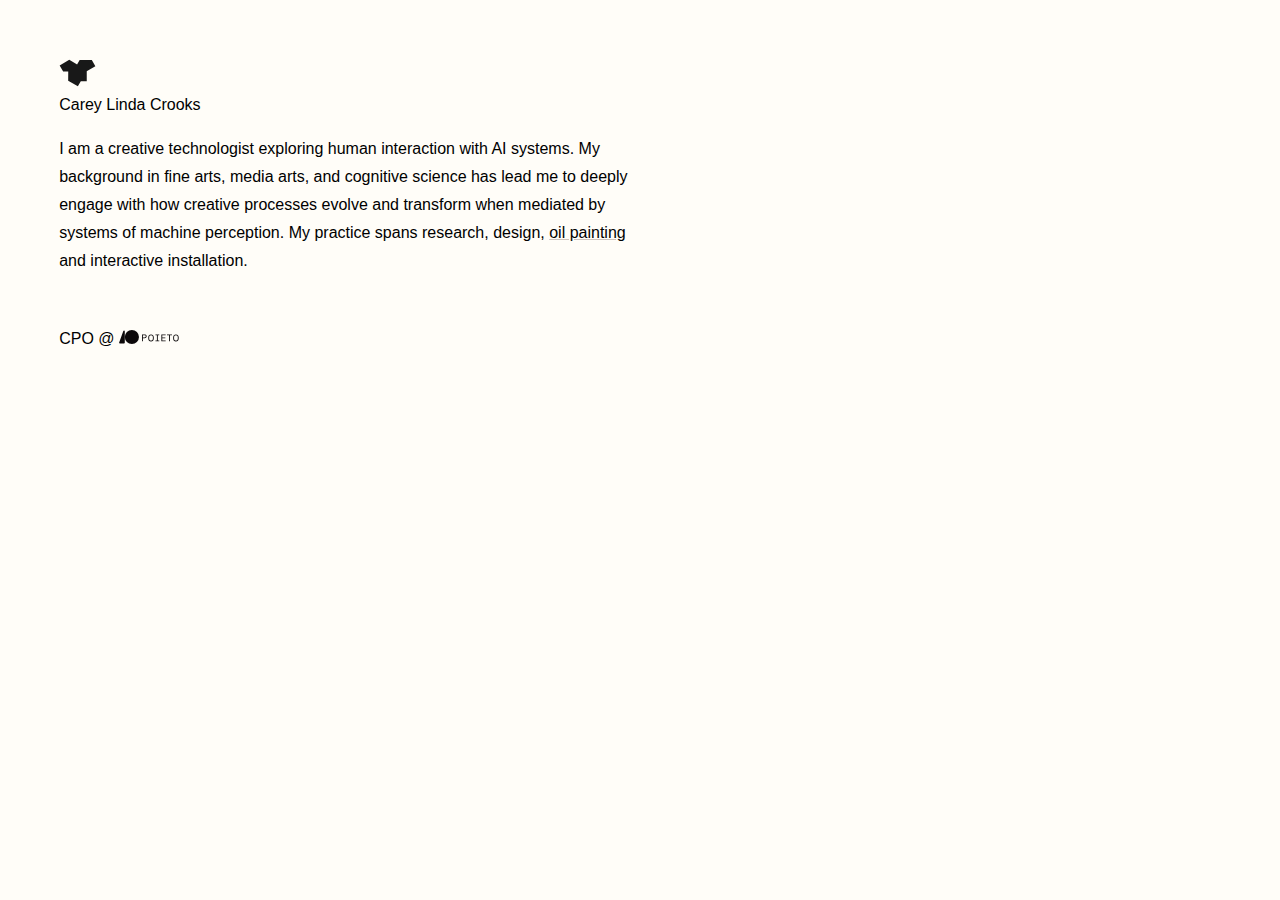
<file: index.html>
<!doctype html>
<html lang="en"></html>
<html>
<head>
	<meta charset="UTF-8">
    <meta name="viewport" content="width=device-width, initial-scale=1.0">
<link rel="stylesheet" href="style.css">
<title>clcrooks</title>
</head>

<style>

a.one:link {text-decoration:underline; text-decoration-color: #cdc3bd;}
a.one:hover { background-color: #eee6e1;}

</style>

<body>

	
		<a href="index.html"><img src="images/einstein.svg"></a>
			
	<h1>Carey Linda Crooks</h1>

	<div class= "bio">
	
	<p> I am a creative technologist exploring human interaction with AI systems. My background in fine arts, media arts, and cognitive science has lead me to deeply engage with how creative processes evolve and transform when mediated by systems of machine perception. My practice spans research, design, <a class ="one" href="art.html">oil painting</a> and interactive installation. 
		<br> </p>
		
		<br>
	
		<h2>CPO @  <a href="https://poieto.com"> <img src="images/poietoLogo.svg" width="60" ></a> </h2>
 


	</div>
</file>
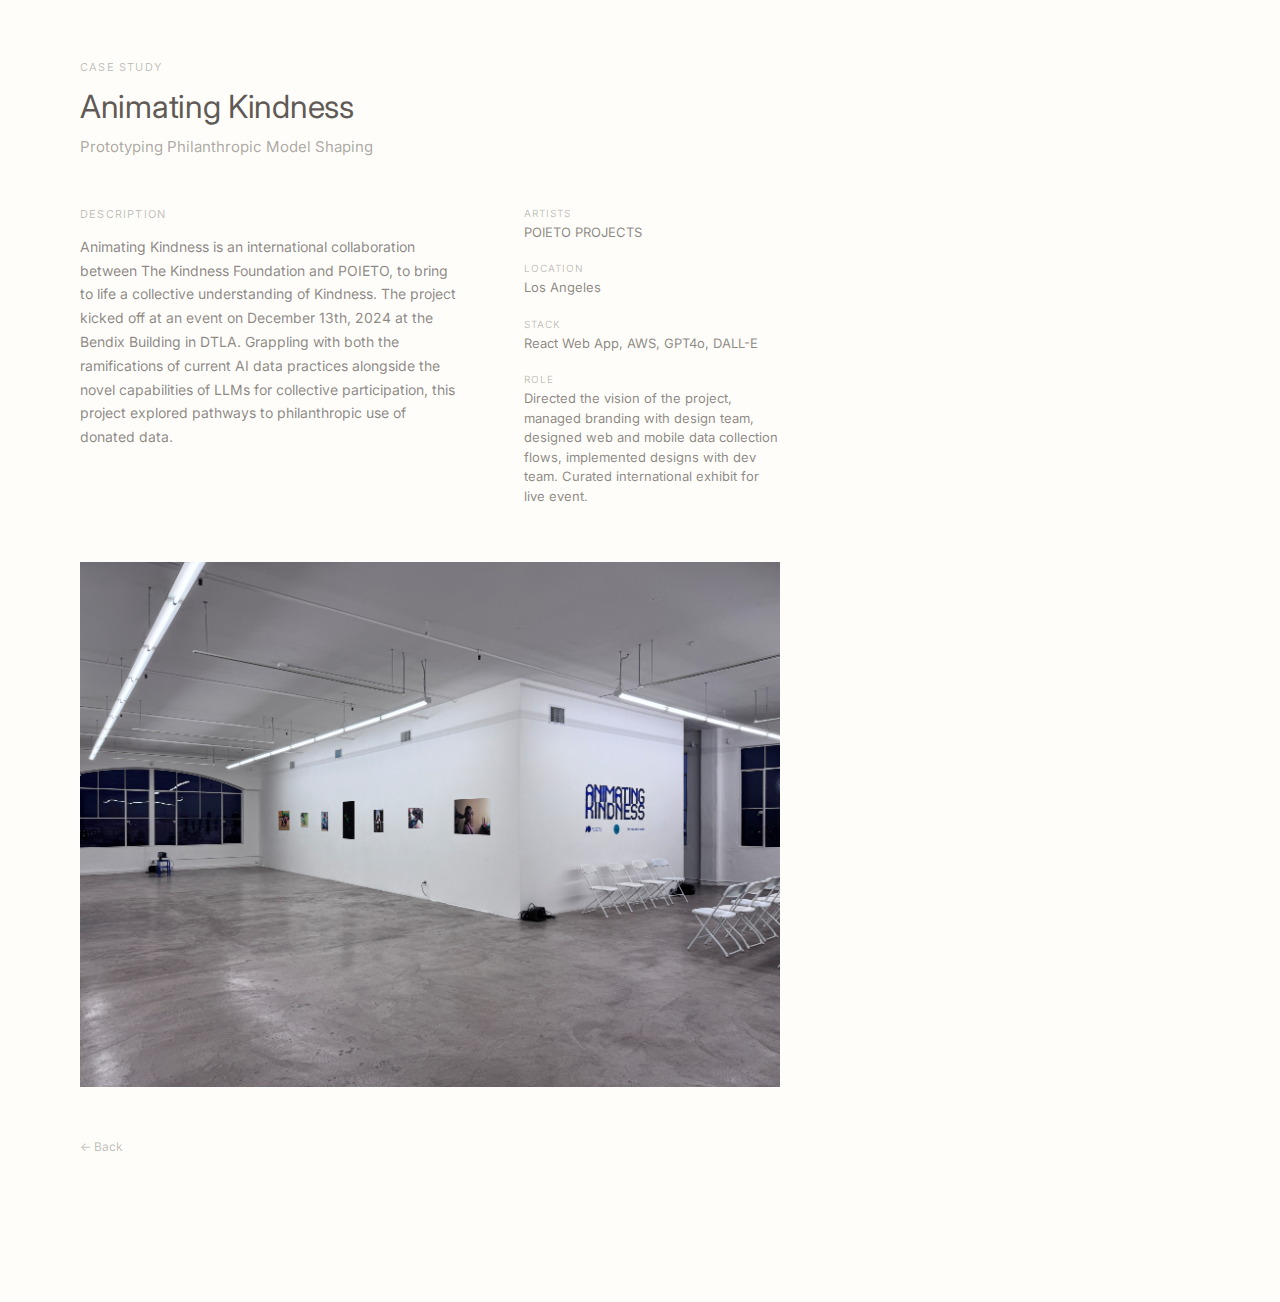
<file: animatingkindness.html>
<!doctype html>
<html lang="en">
<head>
	<meta charset="UTF-8">
	<meta name="viewport" content="width=device-width, initial-scale=1.0">
	<link rel="icon" type="image/x-icon" href="images/favicon.ico">
	<link rel="preconnect" href="https://fonts.googleapis.com">
	<link rel="preconnect" href="https://fonts.gstatic.com" crossorigin>
	<link href="https://fonts.googleapis.com/css2?family=Inter:wght@400;600&display=swap" rel="stylesheet">
	<link rel="stylesheet" href="style-project.css">
	<title>Animating Kindness — Carey Linda Crooks</title>
</head>
<body>


	<p class="case-label">Case Study</p>
	<h1 class="project-title">Animating Kindness</h1>
	<p class="project-subtitle">Prototyping Philanthropic Model Shaping</p>

	<div class="project-intro">
		<div>
			<p class="case-label">Description</p>
			<p class="project-description">Animating Kindness is an international collaboration between The Kindness Foundation and POIETO, to bring to life a collective understanding of Kindness. The project kicked off at an event on December 13th, 2024 at the Bendix Building in DTLA.  Grappling with both the ramifications of current AI data practices alongside the novel capabilities of LLMs for collective participation, this project explored pathways to philanthropic use of donated data. </p>
		</div>

		<dl class="project-meta">
			<div class="meta-field">
				<dt>Artists</dt>
				<dd>POIETO PROJECTS</dd>
			</div>
			<div class="meta-field">
				<dt>Location</dt>
				<dd>Los Angeles</dd>
			</div>
			<div class="meta-field">
				<dt>Stack</dt>
				<dd>React Web App, AWS, GPT4o, DALL-E</dd>
			</div>
			<div class="meta-field">
				<dt>Role</dt>
				<dd>Directed the vision of the project, managed branding with design team, designed web and mobile data collection flows, implemented designs with dev team. Curated international exhibit for live event.</dd>
			</div>
		</dl>
	</div>

	<div class="project-full-image">
		<img src="images/animatingkindness.JPG" alt="Animating Kindness exhibition space">
	</div>

	<a href="design.html" class="back-link">&larr; Back</a>

</body>
</html>
</file>
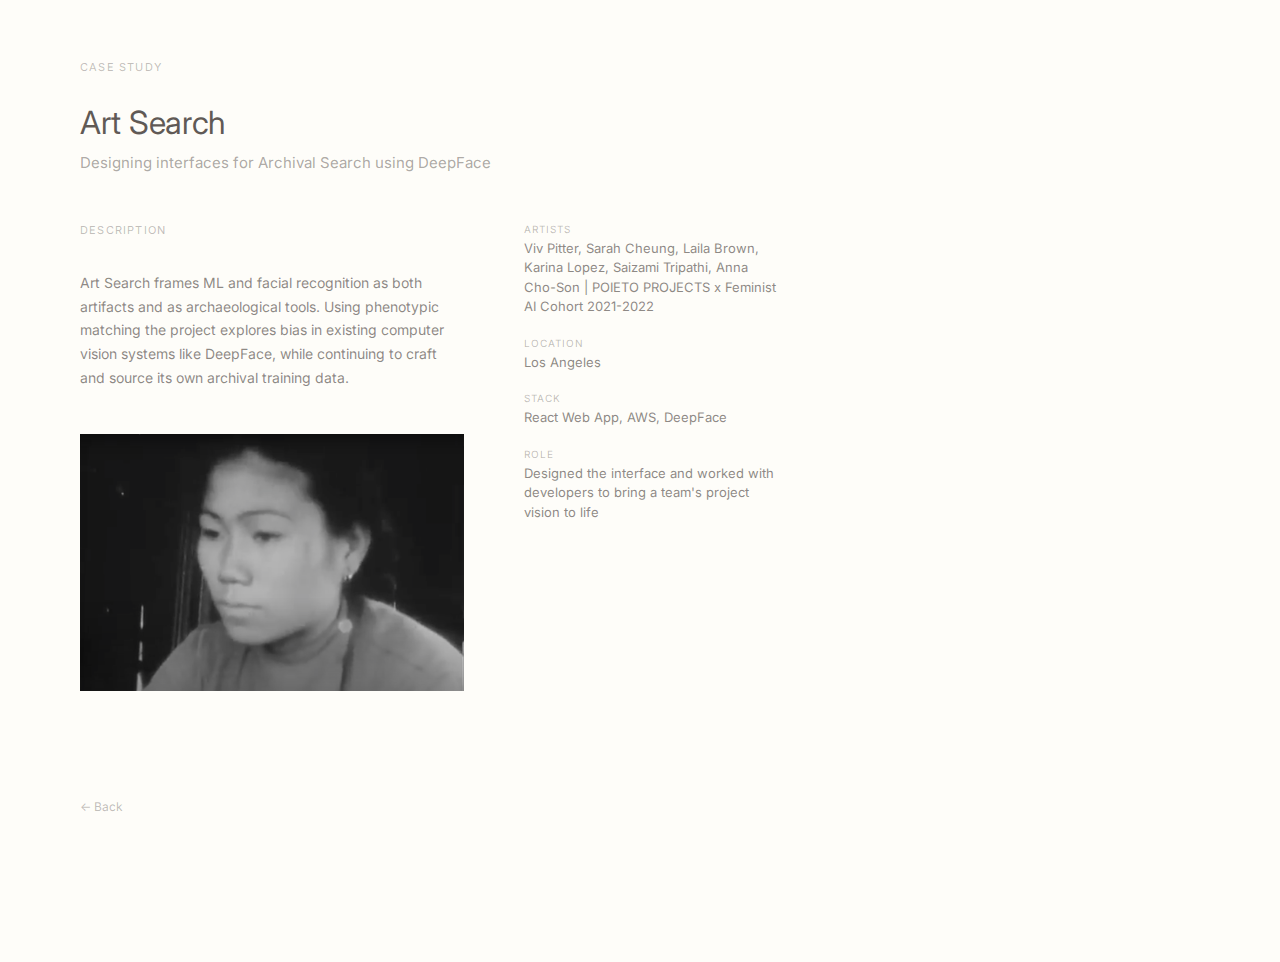
<file: artsearch.html>
<!doctype html>
<html lang="en">
<head>
	<meta charset="UTF-8">
	<meta name="viewport" content="width=device-width, initial-scale=1.0">
	<link rel="icon" type="image/x-icon" href="images/favicon.ico">
	<link rel="preconnect" href="https://fonts.googleapis.com">
	<link rel="preconnect" href="https://fonts.gstatic.com" crossorigin>
	<link href="https://fonts.googleapis.com/css2?family=Inter:wght@400;600&display=swap" rel="stylesheet">
	<link rel="stylesheet" href="style-project.css">
	<title>Art Search — Carey Linda Crooks</title>
</head>
<body>

	<div class="project-header">
		<p class="case-label">Case Study</p>
	</div>

	<h1 class="project-title">Art Search</h1>
	<p class="project-subtitle">Designing interfaces for Archival Search using DeepFace</p>

	<div class="project-intro">
		<div class="project-intro-description">
			<p class="case-label">Description</p>
			<p class="project-description">Art Search frames ML and facial recognition as both artifacts and as archaeological tools. Using phenotypic matching the project explores bias in existing computer vision systems like DeepFace, while continuing to craft and source its own archival training data.</p>

			<div class="project-hero" style="margin-top: 24px;">
				<img src="images/artsearchcover.png" alt="Art Search portrait">
			</div>
		</div>

		<dl class="project-meta">
			<div class="meta-field">
				<dt>Artists</dt>
				<dd>Viv Pitter, Sarah Cheung, Laila Brown, Karina Lopez, Saizami Tripathi, Anna Cho-Son | POIETO PROJECTS x Feminist AI Cohort 2021-2022</dd>
			</div>
			<div class="meta-field">
				<dt>Location</dt>
				<dd>Los Angeles</dd>
			</div>
			<div class="meta-field">
				<dt>Stack</dt>
				<dd>React Web App, AWS, DeepFace</dd>
			</div>
			<div class="meta-field">
				<dt>Role</dt>
				<dd>Designed the interface and worked with developers to bring a team's project vision to life</dd>
			</div>
		</dl>
	</div>

	<a href="design.html" class="back-link">&larr; Back</a>

</body>
</html>
</file>
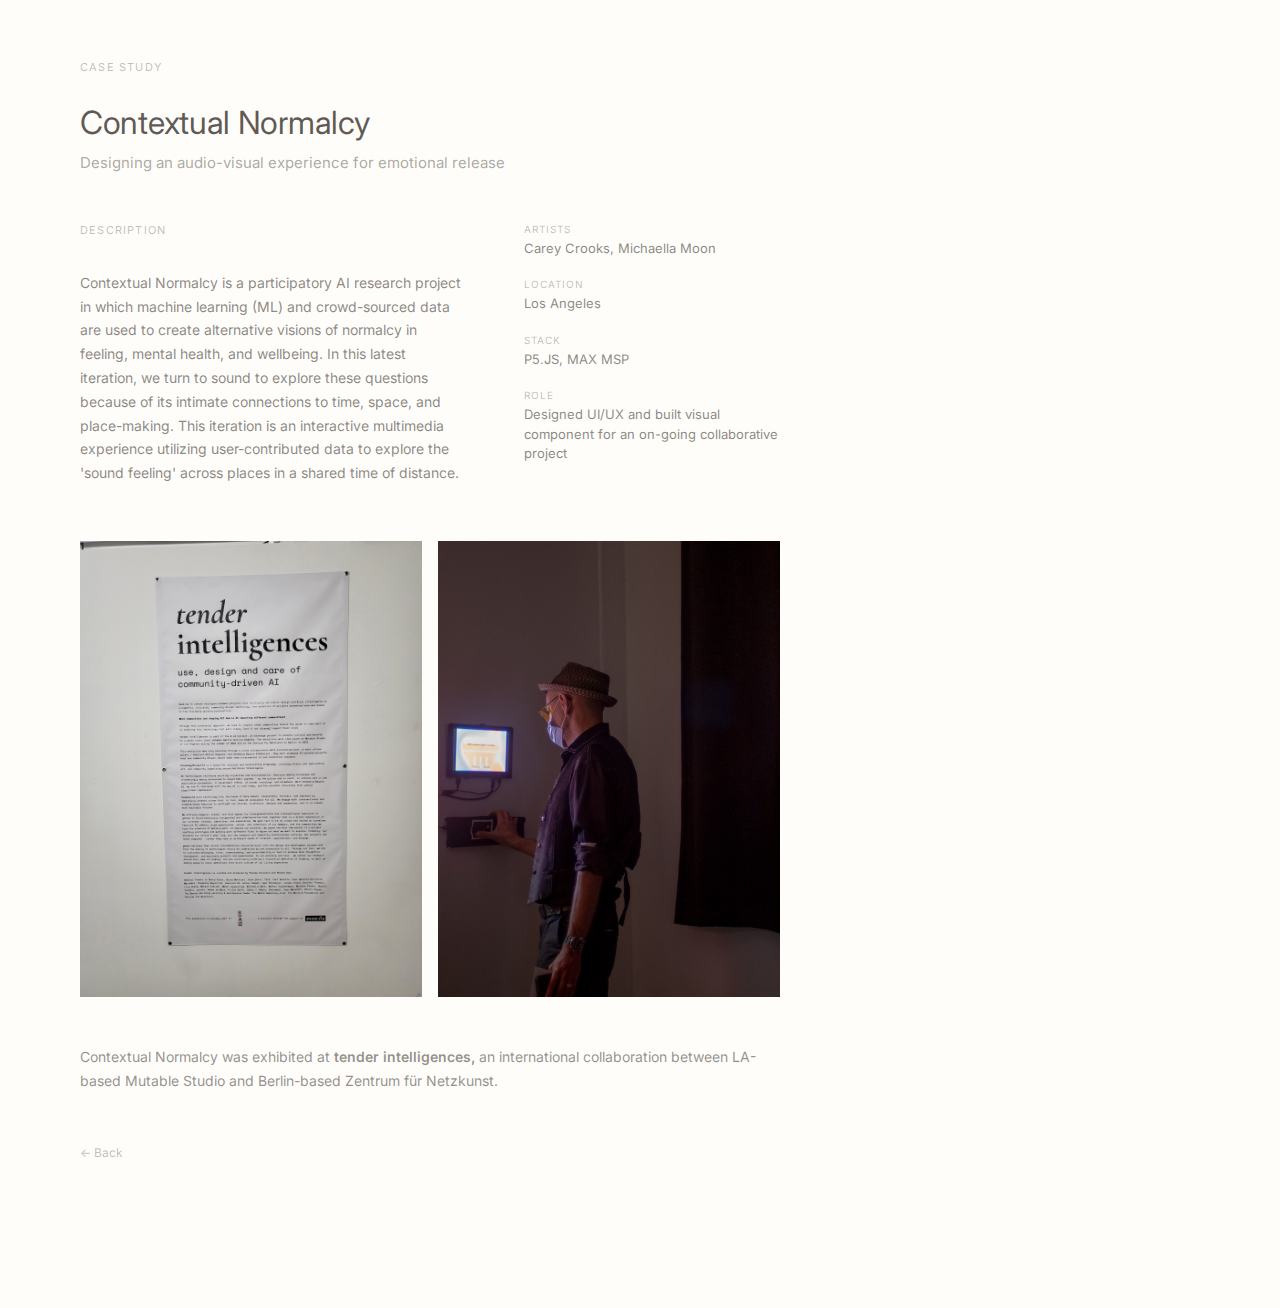
<file: contextualnormalcy.html>
<!doctype html>
<html lang="en">
<head>
	<meta charset="UTF-8">
	<meta name="viewport" content="width=device-width, initial-scale=1.0">
	<link rel="icon" type="image/x-icon" href="images/favicon.ico">
	<link rel="preconnect" href="https://fonts.googleapis.com">
	<link rel="preconnect" href="https://fonts.gstatic.com" crossorigin>
	<link href="https://fonts.googleapis.com/css2?family=Inter:wght@400;600&display=swap" rel="stylesheet">
	<link rel="stylesheet" href="style-project.css">
	<title>Contextual Normalcy — Carey Linda Crooks</title>
</head>
<body>

	<div class="project-header">
		<p class="case-label">Case Study</p>
	</div>

	<h1 class="project-title">Contextual Normalcy</h1>
	<p class="project-subtitle">Designing an audio-visual experience for emotional release</p>

	<div class="project-intro">
		<div class="project-intro-description">
			<p class="case-label">Description</p>
			<p class="project-description">Contextual Normalcy is a participatory AI research project in which machine learning (ML) and crowd-sourced data are used to create alternative visions of normalcy in feeling, mental health, and wellbeing. In this latest iteration, we turn to sound to explore these questions because of its intimate connections to time, space, and place-making. This iteration is an interactive multimedia experience utilizing user-contributed data to explore the 'sound feeling' across places in a shared time of distance.</p>
		</div>

		<dl class="project-meta">
			<div class="meta-field">
				<dt>Artists</dt>
				<dd>Carey Crooks, Michaella Moon</dd>
			</div>
			<div class="meta-field">
				<dt>Location</dt>
				<dd>Los Angeles</dd>
			</div>
			<div class="meta-field">
				<dt>Stack</dt>
				<dd>P5.JS, MAX MSP</dd>
			</div>
			<div class="meta-field">
				<dt>Role</dt>
				<dd>Designed UI/UX and built visual component for an on-going collaborative project</dd>
			</div>
		</dl>
	</div>

	<div class="project-images">
		<img src="images/20220707_204429.jpg" alt="Tender Intelligences exhibition poster">
		<img src="images/CN_Tender_POIETO_PROJECTS.jpg" alt="Viewer interacting with installation">
	</div>

	<p class="project-text">Contextual Normalcy was exhibited at <strong>tender intelligences,</strong> an international collaboration between LA-based Mutable Studio and Berlin-based Zentrum für Netzkunst.</p>

	<a href="design.html" class="back-link">&larr; Back</a>

</body>
</html>
</file>
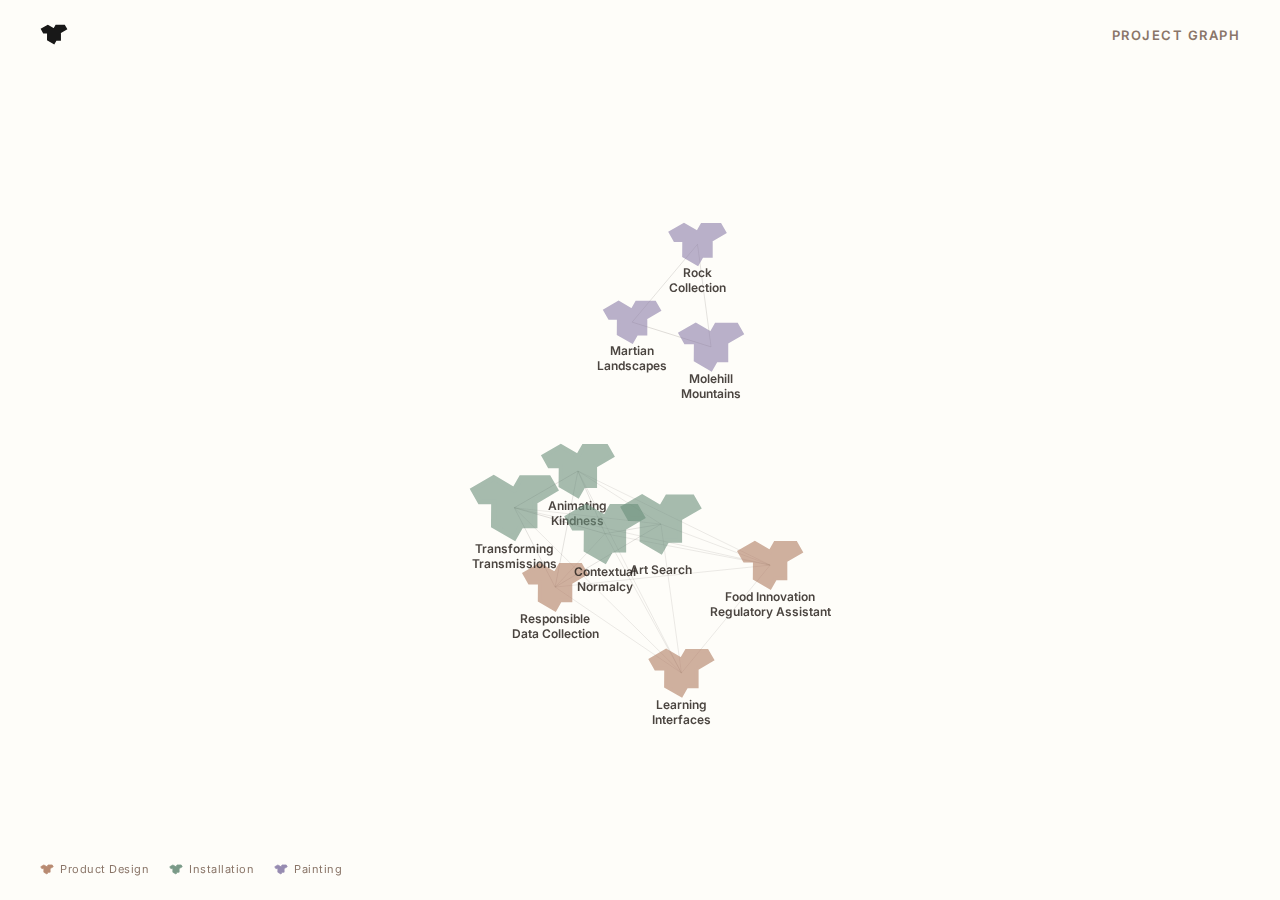
<file: graph.html>
<!doctype html>
<html lang="en">
<head>
	<meta charset="UTF-8">
	<meta name="viewport" content="width=device-width, initial-scale=1.0">
	<link rel="icon" type="image/x-icon" href="images/favicon.ico">
	<link rel="preconnect" href="https://fonts.googleapis.com">
	<link rel="preconnect" href="https://fonts.gstatic.com" crossorigin>
	<link href="https://fonts.googleapis.com/css2?family=Inter:wght@400;600&display=swap" rel="stylesheet">
	<title>Project Graph — Carey Linda Crooks</title>
	<style>
		* { box-sizing: border-box; margin: 0; padding: 0; }

		body {
			font-family: 'Inter', 'Space Grotesk', sans-serif;
			background-color: #fefdf9;
			color: #2c2420;
			height: 100vh;
			overflow: hidden;
			display: flex;
			flex-direction: column;
		}

		.graph-header {
			display: flex;
			justify-content: space-between;
			align-items: center;
			padding: 24px 40px;
			z-index: 10;
		}

		.graph-header a { color: #2c2420; text-decoration: none; }
		.graph-header a:hover { text-decoration: underline; text-decoration-color: #c4b5aa; }

		.logo { width: 28px; height: 21px; display: block; }

		.graph-title {
			font-size: 13px;
			font-weight: 600;
			letter-spacing: 1.5px;
			text-transform: uppercase;
			color: #8a7568;
		}

		canvas {
			flex: 1;
			display: block;
			cursor: grab;
		}

		canvas:active { cursor: grabbing; }

		/* Tooltip */
		.tooltip {
			position: fixed;
			pointer-events: none;
			background: #2c2420;
			color: #fefdf9;
			padding: 12px 16px;
			font-size: 13px;
			line-height: 1.5;
			max-width: 280px;
			opacity: 0;
			transition: opacity 0.2s ease;
			z-index: 100;
		}

		.tooltip.visible { opacity: 1; }

		.tooltip-title {
			font-weight: 600;
			margin-bottom: 4px;
		}

		.tooltip-tags {
			color: #c4b5aa;
			font-size: 11px;
			letter-spacing: 0.5px;
			margin-top: 6px;
		}

		/* Legend */
		.legend {
			position: fixed;
			bottom: 24px;
			left: 40px;
			display: flex;
			gap: 20px;
			font-size: 11px;
			letter-spacing: 0.5px;
			color: #8a7568;
			z-index: 10;
		}

		.legend-item {
			display: flex;
			align-items: center;
			gap: 6px;
		}

		.legend-dot {
			width: 14px;
			height: 11px;
			-webkit-mask: url('images/einstein.svg') no-repeat center / contain;
			mask: url('images/einstein.svg') no-repeat center / contain;
		}
	</style>
</head>
<body>

	<div class="graph-header">
		<a href="index.html"><img class="logo" src="images/einstein.svg" alt="Home"></a>
		<span class="graph-title">Project Graph</span>
	</div>

	<canvas id="graph"></canvas>

	<div class="tooltip" id="tooltip">
		<div class="tooltip-title" id="tooltipTitle"></div>
		<div id="tooltipDesc"></div>
		<div class="tooltip-tags" id="tooltipTags"></div>
	</div>

	<div class="legend">
		<div class="legend-item"><div class="legend-dot" style="background:#b07d62"></div> Product Design</div>
		<div class="legend-item"><div class="legend-dot" style="background:#6b8f7b"></div> Installation</div>
		<div class="legend-item"><div class="legend-dot" style="background:#8b7ea8"></div> Painting</div>
	</div>

	<script>
	const canvas = document.getElementById('graph');
	const ctx = canvas.getContext('2d');
	const tooltip = document.getElementById('tooltip');
	const tooltipTitle = document.getElementById('tooltipTitle');
	const tooltipDesc = document.getElementById('tooltipDesc');
	const tooltipTags = document.getElementById('tooltipTags');

	const dpr = window.devicePixelRatio || 1;

	function resize() {
		canvas.width = canvas.offsetWidth * dpr;
		canvas.height = canvas.offsetHeight * dpr;
		ctx.scale(dpr, dpr);
	}
	resize();
	window.addEventListener('resize', resize);

	// --- Project data ---
	const categories = {
		product: '#b07d62',
		installation: '#6b8f7b',
		painting: '#8b7ea8'
	};

	const nodes = [
		{
			id: 'responsible-data',
			label: 'Responsible\nData Collection',
			category: 'product',
			tags: ['AI', 'data ethics', 'product strategy', 'React'],
			subtitle: 'Designing transparent data practices',
			href: 'responsibledata.html',
			x: 0, y: 0, vx: 0, vy: 0
		},
		{
			id: 'fira',
			label: 'Food Innovation\nRegulatory Assistant',
			category: 'product',
			tags: ['AI', 'regulation', 'UX research', 'Python'],
			subtitle: 'Navigating food regulation with AI',
			href: '#',
			x: 0, y: 0, vx: 0, vy: 0
		},
		{
			id: 'ai-education',
			label: 'Learning\nInterfaces',
			category: 'product',
			tags: ['AI', 'education', 'ML toolkit', 'curriculum'],
			subtitle: 'Adaptive interfaces for education',
			href: 'aixeducation.html',
			x: 0, y: 0, vx: 0, vy: 0
		},
		{
			id: 'animating-kindness',
			label: 'Animating\nKindness',
			category: 'installation',
			tags: ['AI', 'data ethics', 'participatory', 'GPT4o', 'philanthropy'],
			subtitle: 'Prototyping philanthropic model shaping',
			href: 'animatingkindness.html',
			x: 0, y: 0, vx: 0, vy: 0
		},
		{
			id: 'contextual-normalcy',
			label: 'Contextual\nNormalcy',
			category: 'installation',
			tags: ['AI', 'ML', 'participatory', 'sound', 'P5.JS', 'wellbeing'],
			subtitle: 'Audio-visual experience for emotional release',
			href: 'contextualnormalcy.html',
			x: 0, y: 0, vx: 0, vy: 0
		},
		{
			id: 'art-search',
			label: 'Art Search',
			category: 'installation',
			tags: ['AI', 'ML', 'bias', 'archival', 'DeepFace', 'React'],
			subtitle: 'Interfaces for archival search using DeepFace',
			href: 'artsearch.html',
			x: 0, y: 0, vx: 0, vy: 0
		},
		{
			id: 'transforming-transmissions',
			label: 'Transforming\nTransmissions',
			category: 'installation',
			tags: ['AI', 'data ethics', 'consent', 'sound', 'GPT4o', 'P5.JS', 'generative'],
			subtitle: 'Nuanced data sharing for generative media',
			href: 'transformingtransmissions.html',
			x: 0, y: 0, vx: 0, vy: 0
		},
		{
			id: 'martian-landscapes',
			label: 'Martian\nLandscapes',
			category: 'painting',
			tags: ['landscape', 'oil on canvas', 'geological form'],
			subtitle: 'Imagined terrains of a red planet',
			href: '#',
			x: 0, y: 0, vx: 0, vy: 0
		},
		{
			id: 'rock-collection',
			label: 'Rock\nCollection',
			category: 'painting',
			tags: ['geological form', 'oil on canvas', 'material study'],
			subtitle: 'Studies of geological form',
			href: '#',
			x: 0, y: 0, vx: 0, vy: 0
		},
		{
			id: 'molehill-mountains',
			label: 'Molehill\nMountains',
			category: 'painting',
			tags: ['landscape', 'oil on canvas', 'scale', 'geological form'],
			subtitle: 'Monumentalizing the mundane',
			href: '#',
			x: 0, y: 0, vx: 0, vy: 0
		}
	];

	// --- Compute edges from shared tags ---
	const edges = [];
	for (let i = 0; i < nodes.length; i++) {
		for (let j = i + 1; j < nodes.length; j++) {
			const shared = nodes[i].tags.filter(t => nodes[j].tags.includes(t));
			if (shared.length > 0) {
				edges.push({
					source: i,
					target: j,
					weight: shared.length,
					tags: shared
				});
			}
		}
	}

	// --- Initial positions: scatter around center ---
	const W = () => canvas.offsetWidth;
	const H = () => canvas.offsetHeight;

	function initPositions() {
		const cx = W() / 2;
		const cy = H() / 2;
		const spread = Math.min(W(), H()) * 0.3;
		nodes.forEach((n, i) => {
			const angle = (i / nodes.length) * Math.PI * 2;
			n.x = cx + Math.cos(angle) * spread + (Math.random() - 0.5) * 60;
			n.y = cy + Math.sin(angle) * spread + (Math.random() - 0.5) * 60;
		});
	}
	initPositions();

	// --- Force simulation ---
	const SIM = {
		repulsion: 3000,
		attraction: 0.008,
		edgeLength: 180,
		damping: 0.85,
		centerGravity: 0.002
	};

	function simulate() {
		const cx = W() / 2;
		const cy = H() / 2;

		// Repulsion between all nodes
		for (let i = 0; i < nodes.length; i++) {
			for (let j = i + 1; j < nodes.length; j++) {
				let dx = nodes[j].x - nodes[i].x;
				let dy = nodes[j].y - nodes[i].y;
				let dist = Math.sqrt(dx * dx + dy * dy) || 1;
				let force = SIM.repulsion / (dist * dist);
				let fx = (dx / dist) * force;
				let fy = (dy / dist) * force;
				nodes[i].vx -= fx;
				nodes[i].vy -= fy;
				nodes[j].vx += fx;
				nodes[j].vy += fy;
			}
		}

		// Attraction along edges
		edges.forEach(e => {
			const a = nodes[e.source];
			const b = nodes[e.target];
			let dx = b.x - a.x;
			let dy = b.y - a.y;
			let dist = Math.sqrt(dx * dx + dy * dy) || 1;
			// Stronger attraction for more shared tags
			let strength = SIM.attraction * e.weight;
			let displacement = dist - SIM.edgeLength / e.weight;
			let fx = (dx / dist) * displacement * strength;
			let fy = (dy / dist) * displacement * strength;
			a.vx += fx;
			a.vy += fy;
			b.vx -= fx;
			b.vy -= fy;
		});

		// Center gravity
		nodes.forEach(n => {
			n.vx += (cx - n.x) * SIM.centerGravity;
			n.vy += (cy - n.y) * SIM.centerGravity;
		});

		// Apply velocity
		nodes.forEach(n => {
			if (n === dragNode) return;
			n.vx *= SIM.damping;
			n.vy *= SIM.damping;
			n.x += n.vx;
			n.y += n.vy;

			// Keep in bounds
			const pad = 60;
			n.x = Math.max(pad, Math.min(W() - pad, n.x));
			n.y = Math.max(pad, Math.min(H() - pad, n.y));
		});
	}

	// --- Einstein SVG shape as tinted images ---
	const svgPath = 'M26.75 11.6123L35 6.78566L32.2636 2.0205L21.2364 2.0205L18.4898 6.82664L10.2602 2L2 6.7959L4.72617 11.6123L10.2398 11.6123L10.1683 21.1938L18.5 26L21.2364 21.1939L26.75 21.1939L26.75 11.6123Z';

	function makeTintedSVG(color) {
		const svg = `<svg width="37" height="28" viewBox="0 0 37 28" fill="none" xmlns="http://www.w3.org/2000/svg">
			<path d="${svgPath}" fill="${color}" stroke="${color}" stroke-width="2" stroke-miterlimit="10"/>
		</svg>`;
		const img = new Image();
		img.src = 'data:image/svg+xml;charset=utf-8,' + encodeURIComponent(svg);
		return img;
	}

	const einsteinImages = {};
	Object.entries(categories).forEach(([key, color]) => {
		einsteinImages[key] = makeTintedSVG(color);
	});

	// --- Drawing ---
	function getNodeRadius(node) {
		return node.tags.length * 3 + 14;
	}

	function draw() {
		ctx.clearRect(0, 0, W(), H());

		// Draw edges
		edges.forEach(e => {
			const a = nodes[e.source];
			const b = nodes[e.target];
			const isHighlight = hoverNode && (a === hoverNode || b === hoverNode);

			ctx.beginPath();
			ctx.moveTo(a.x, a.y);
			ctx.lineTo(b.x, b.y);

			if (isHighlight) {
				ctx.strokeStyle = `rgba(44, 36, 32, ${0.15 + e.weight * 0.08})`;
				ctx.lineWidth = 1 + e.weight * 0.5;
			} else if (hoverNode) {
				ctx.strokeStyle = 'rgba(44, 36, 32, 0.04)';
				ctx.lineWidth = 1;
			} else {
				ctx.strokeStyle = `rgba(44, 36, 32, ${0.06 + e.weight * 0.03})`;
				ctx.lineWidth = 1;
			}
			ctx.stroke();

			// Draw shared tag count on edge if highlighted
			if (isHighlight && e.weight > 1) {
				const mx = (a.x + b.x) / 2;
				const my = (a.y + b.y) / 2;
				ctx.font = '10px Inter, sans-serif';
				ctx.fillStyle = '#8a7568';
				ctx.textAlign = 'center';
				ctx.textBaseline = 'middle';
				ctx.fillText(e.weight, mx, my - 8);
			}
		});

		// Draw nodes as einstein SVG shapes
		nodes.forEach(node => {
			const r = getNodeRadius(node);
			const isHover = node === hoverNode;
			const isConnected = hoverNode && edges.some(e =>
				(nodes[e.source] === hoverNode && nodes[e.target] === node) ||
				(nodes[e.target] === hoverNode && nodes[e.source] === node)
			);
			const dimmed = hoverNode && !isHover && !isConnected;

			const img = einsteinImages[node.category];
			// Scale SVG proportional to node radius
			const scale = (r * 2) / 28; // 28 is the SVG's native height
			const drawW = 37 * scale;
			const drawH = 28 * scale;

			if (isHover) {
				ctx.globalAlpha = 1;
			} else if (dimmed) {
				ctx.globalAlpha = 0.15;
			} else {
				ctx.globalAlpha = 0.6;
			}

			ctx.drawImage(img, node.x - drawW / 2, node.y - drawH / 2, drawW, drawH);
			ctx.globalAlpha = 1;

			// Node label
			const lines = node.label.split('\n');
			ctx.textAlign = 'center';
			ctx.textBaseline = 'middle';

			if (dimmed) {
				ctx.globalAlpha = 0.2;
			} else if (isHover) {
				ctx.globalAlpha = 1;
			} else {
				ctx.globalAlpha = 0.85;
			}

			ctx.font = '600 12px Inter, sans-serif';
			ctx.fillStyle = '#2c2420';
			const lineHeight = 15;
			const startY = node.y + drawH / 2 + 14 - ((lines.length - 1) * lineHeight) / 2;
			lines.forEach((line, i) => {
				ctx.fillText(line, node.x, startY + i * lineHeight);
			});

			ctx.globalAlpha = 1;
		});
	}

	// --- Interaction ---
	let hoverNode = null;
	let dragNode = null;
	let dragOffset = { x: 0, y: 0 };

	function getNodeAt(mx, my) {
		for (let i = nodes.length - 1; i >= 0; i--) {
			const n = nodes[i];
			const r = getNodeRadius(n);
			const scale = (r * 2) / 28;
			const hw = (37 * scale) / 2 + 4;
			const hh = (28 * scale) / 2 + 4;
			if (Math.abs(mx - n.x) < hw && Math.abs(my - n.y) < hh) return n;
		}
		return null;
	}

	canvas.addEventListener('mousemove', e => {
		const rect = canvas.getBoundingClientRect();
		const mx = e.clientX - rect.left;
		const my = e.clientY - rect.top;

		if (dragNode) {
			dragNode.x = mx - dragOffset.x;
			dragNode.y = my - dragOffset.y;
			dragNode.vx = 0;
			dragNode.vy = 0;
			return;
		}

		const node = getNodeAt(mx, my);
		hoverNode = node;
		canvas.style.cursor = node ? 'pointer' : 'grab';

		if (node) {
			const connectedEdges = edges.filter(e =>
				nodes[e.source] === node || nodes[e.target] === node
			);
			const allSharedTags = [...new Set(connectedEdges.flatMap(e => e.tags))];

			tooltipTitle.textContent = node.label.replace('\n', ' ');
			tooltipDesc.textContent = node.subtitle;
			tooltipTags.textContent = allSharedTags.join(' · ');

			tooltip.classList.add('visible');
			let tx = e.clientX + 16;
			let ty = e.clientY + 16;
			if (tx + 280 > window.innerWidth) tx = e.clientX - 296;
			if (ty + 100 > window.innerHeight) ty = e.clientY - 100;
			tooltip.style.left = tx + 'px';
			tooltip.style.top = ty + 'px';
		} else {
			tooltip.classList.remove('visible');
		}
	});

	canvas.addEventListener('mousedown', e => {
		const rect = canvas.getBoundingClientRect();
		const mx = e.clientX - rect.left;
		const my = e.clientY - rect.top;
		const node = getNodeAt(mx, my);
		if (node) {
			dragNode = node;
			dragOffset.x = mx - node.x;
			dragOffset.y = my - node.y;
			canvas.style.cursor = 'grabbing';
		}
	});

	canvas.addEventListener('mouseup', () => {
		dragNode = null;
	});

	canvas.addEventListener('mouseleave', () => {
		hoverNode = null;
		dragNode = null;
		tooltip.classList.remove('visible');
	});

	canvas.addEventListener('click', e => {
		if (dragNode) return;
		const rect = canvas.getBoundingClientRect();
		const mx = e.clientX - rect.left;
		const my = e.clientY - rect.top;
		const node = getNodeAt(mx, my);
		if (node && node.href !== '#') {
			window.location.href = node.href;
		}
	});

	// --- Animation loop ---
	function loop() {
		simulate();
		draw();
		requestAnimationFrame(loop);
	}
	loop();
	</script>

</body>
</html>
</file>
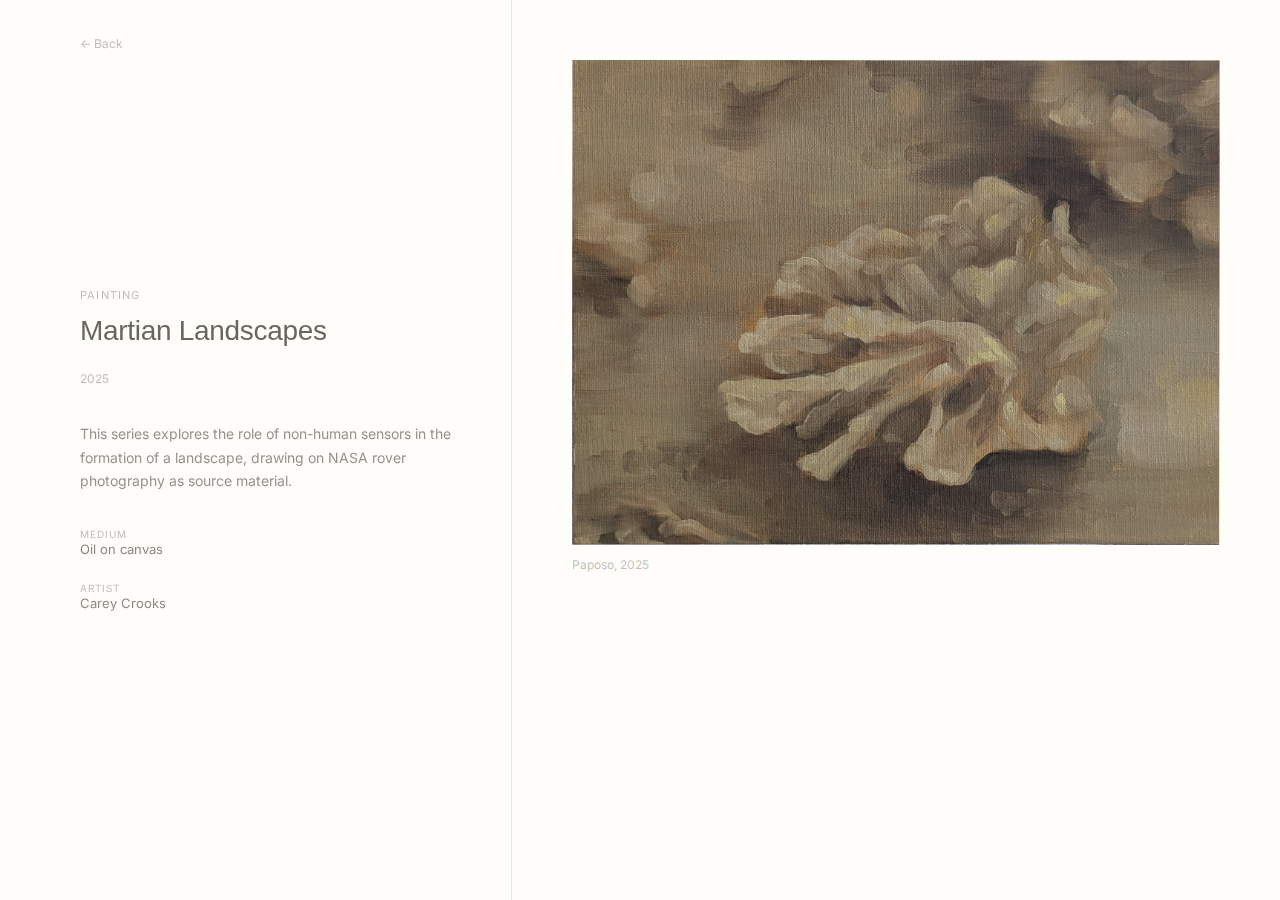
<file: martianlandscapes.html>
<!doctype html>
<html lang="en">
<head>
	<meta charset="UTF-8">
	<meta name="viewport" content="width=device-width, initial-scale=1.0">
	<link rel="icon" type="image/x-icon" href="images/favicon.ico">
	<link rel="preconnect" href="https://fonts.googleapis.com">
	<link rel="preconnect" href="https://fonts.gstatic.com" crossorigin>
	<link href="https://fonts.googleapis.com/css2?family=Inter:wght@400;600&display=swap" rel="stylesheet">
	<title>Martian Landscapes — Carey Linda Crooks</title>
	<style>
		* { box-sizing: border-box; margin: 0; padding: 0; }

		body {
			font-family: 'Inter', 'Space Grotesk', sans-serif;
			font-weight: 400;
			background-color: #fefdf9;
			color: #2c2420;
			height: 100vh;
			overflow: hidden;
			display: flex;
		}

		a { color: #2c2420; text-decoration: none; }
		a:hover { text-decoration: underline; text-decoration-color: #c4b5aa; }

		.text-panel {
			width: 40%;
			height: 100vh;
			position: fixed;
			left: 0;
			top: 0;
			display: flex;
			flex-direction: column;
			justify-content: center;
			padding: 60px 60px 60px 80px;
			border-right: 1px solid rgba(92, 74, 61, 0.12);
		}

		.back-link {
			position: absolute;
			top: 36px;
			left: 80px;
			font-size: 12px;
			color: rgba(44, 36, 32, 0.3);
		}

		.back-link:hover { color: rgba(44, 36, 32, 0.7); }

		.series-label {
			font-size: 11px;
			font-weight: 400;
			letter-spacing: 1.2px;
			text-transform: uppercase;
			color: rgba(44, 36, 32, 0.3);
			margin-bottom: 12px;
		}

		.series-title {
			font-family: 'PP Agrandir', 'Space Grotesk', sans-serif;
			font-size: 28px;
			font-weight: 400;
			line-height: 1.2;
			letter-spacing: -0.3px;
			color: rgba(44, 36, 32, 0.7);
			margin-bottom: 24px;
		}

		.series-year {
			font-size: 12px;
			color: rgba(44, 36, 32, 0.3);
			margin-bottom: 36px;
		}

		.series-description {
			font-size: 14px;
			line-height: 1.65;
			color: rgba(44, 36, 32, 0.5);
			max-width: 400px;
			margin-bottom: 36px;
		}

		.series-meta {
			display: flex;
			flex-direction: column;
			gap: 24px;
		}

		.series-meta dt {
			font-size: 10px;
			font-weight: 400;
			letter-spacing: 1px;
			text-transform: uppercase;
			color: rgba(44, 36, 32, 0.3);
		}

		.series-meta dd {
			font-size: 13px;
			line-height: 1.4;
			color: rgba(44, 36, 32, 0.55);
		}

		.image-panel {
			width: 60%;
			margin-left: 40%;
			height: 100vh;
			overflow-y: auto;
			padding: 60px 60px;
		}

		.image-panel::-webkit-scrollbar { width: 0; }

		.painting {
			margin-bottom: 48px;
		}

		.painting:last-child {
			margin-bottom: 60px;
		}

		.painting img {
			width: 100%;
			display: block;
		}

		.painting-caption {
			margin-top: 12px;
			font-size: 12px;
			color: rgba(44, 36, 32, 0.3);
		}

		@media (max-width: 768px) {
			body {
				flex-direction: column;
				height: auto;
				overflow: auto;
			}

			.text-panel {
				width: 100%;
				height: auto;
				position: relative;
				padding: 80px 30px 40px;
				border-right: none;
				border-bottom: 1px solid rgba(92, 74, 61, 0.12);
			}

			.back-link { left: 24px; top: 24px; }

			.series-title { font-size: 22px; }

			.image-panel {
				width: 100%;
				margin-left: 0;
				height: auto;
				overflow: visible;
				padding: 30px;
			}
		}
	</style>
</head>
<body>

	<div class="text-panel">
		<a href="art.html" class="back-link">&larr; Back</a>

		<p class="series-label">Painting</p>
		<h1 class="series-title">Martian Landscapes</h1>
		<p class="series-year">2025</p>

		<p class="series-description">This series explores the role of non-human sensors in the formation of a landscape, drawing on NASA rover photography as source material.</p>

		<dl class="series-meta">
			<div>
				<dt>Medium</dt>
				<dd>Oil on canvas</dd>
			</div>
			<div>
				<dt>Artist</dt>
				<dd>Carey Crooks</dd>
			</div>
		</dl>
	</div>

	<div class="image-panel">
		<div class="painting">
			<img src="images/paintings/6. Crooks-Carey-Paposo- MartianLandscapes-2025.png" alt="Paposo — Martian Landscapes">
			<p class="painting-caption">Paposo, 2025</p>
		</div>
	</div>

</body>
</html>
</file>
<file: style.css>
@charset "UTF-8";
/* CSS Document */
* {
  box-sizing: border-box;
}
  
body, input, select, button, textarea {
		color: #000000
			;
	
	}

body {

	background-color: #FFFDF8;
	
	font-family: "Source Sans Pro", Helvetica, sans-serif;
padding: 4%;
}

a {
color:#000000;
text-decoration-color: #cdc3bd

}


a:hover {
    color:#000000;
    text-decoration-color: #cdc3bd
	}

    a.one:link {text-decoration:underline; text-decoration-color: #cdc3bd;}
a.one:hover { background-color: #eee6e1;}

h1 {
	    
	font-family: "Source Sans Pro", Helvetica, sans-serif;
		font-size: 12pt;
		font-weight: 400;
		line-height: 1.75;
		margin: 0 0 1em 0;
    padding-left: ;
	}

h2 {
	    
	font-family: "Source Sans Pro", Helvetica, sans-serif;
		font-size: 12pt;
		font-weight: 300;
		line-height: 1.75;
		margin: 0 0 1em 0;
    padding-left: ;
	}

p {	font-family: "Source Sans Pro", Helvetica, sans-serif;
		font-size: 12pt;
		font-weight: 300;
		line-height: 1.75;
	margin: 0 0 2em 0;
}





	
.bio {
	float: left;
	max-width: 50%;
	
  }





.grid-container {
	float: left;
    display: grid;
    grid-template-columns: repeat(auto-fit, minmax(150px, 1fr));
    gap: 1rem;
    padding: 1rem;
}

.grid-item {
    background: #FFFDF8;
    padding: 0.5rem;
    border-radius: 8px;
    box-shadow: 0 4px 6px rgba(0, 0, 0, 0.1);
    text-align: left;
    transition: transform 0.3s ease, box-shadow 0.3s ease;
}

.grid-item:hover {
    transform: translateY(-2px);
    box-shadow: 0 6px 12px rgba(0, 0, 0, 0.15);
}

.grid-item img {
    max-width: 100%;
    height: auto;
    border-radius: 2px;
}



.grid-item .title {
    margin-top: 0.5rem;
    font-size: 1rem;
    
}




.gallery {
    float:left;
    display: grid;
    grid-template-columns: repeat(3, 1fr);
    gap: 50px;
    max-width: 100%;
    margin: auto;
   
}

.gallery img {
    width: 100%;
    height: auto;
    object-fit: cover;
    border-radius: 5px;
    box-shadow: 2px 2px 10px rgba(69, 68, 68, 0.2);
}

.gallery figure {
    margin: 0;
    padding: 0;
    display: inline-block;
}

figcaption {
    font-family: "Source Sans Pro", Helvetica, sans-serif;
		font-size: 12pt;
		font-weight: 300;
		line-height: 1.75;
	
    text-align: left;
    margin-top: 5px;
 
}


@media (max-width: 768px) {
    .gallery {
        grid-template-columns: repeat(2, 1fr);
    }
}

@media (max-width: 480px) {
    .gallery {
        grid-template-columns: repeat(1, 1fr);
    }
}

.video-container {
    position: absolute;
    top: 0;
    left: 0;
    width: 100%;
    height: 100%;
    object-fit: cover;
    z-index: -1;
}

/*@media screen and (min-width: 80rem)
</file>
<file: style-project.css>
@charset "UTF-8";

* { box-sizing: border-box; margin: 0; padding: 0; }

body {
  font-family: 'Inter', sans-serif;
  font-weight: 400;
  background-color: #fefdf9;
  color: #2c2420;
  padding: 60px 80px 100px;
  max-width: 860px;
}

a { color: #2c2420; text-decoration: none; }
a:hover { text-decoration: underline; text-decoration-color: #c4b5aa; }

/* Back link */
.back-link {
  display: inline-block;
  font-size: 12px;
  color: rgba(44, 36, 32, 0.3);
  margin-bottom: 48px;
}

.back-link:hover { color: rgba(44, 36, 32, 0.7); text-decoration: none; }

/* Header row */
.project-header {
  display: flex;
  justify-content: space-between;
  align-items: baseline;
  margin-bottom: 16px;
}

.logo {
  width: 24px;
  height: 18px;
  display: block;
}

/* Labels */
.case-label {
  font-size: 11px;
  font-weight: 400;
  letter-spacing: 1.2px;
  text-transform: uppercase;
  color: rgba(44, 36, 32, 0.3);
  margin-bottom: 14px;
}

.project-year {
  font-size: 11px;
  letter-spacing: 1.2px;
  text-transform: uppercase;
  color: rgba(44, 36, 32, 0.3);
}

/* Title */
.project-title {
  font-family: 'Inter', sans-serif;
  font-size: 32px;
  font-weight: 400;
  line-height: 1.2;
  letter-spacing: -0.3px;
  color: rgba(44, 36, 32, 0.75);
  margin-bottom: 10px;
}

/* Subtitle */
.project-subtitle {
  font-size: 15px;
  font-weight: 400;
  line-height: 1.5;
  color: rgba(44, 36, 32, 0.4);
  margin-bottom: 48px;
}

/* Intro block */
.project-intro {
  display: grid;
  grid-template-columns: 3fr 2fr;
  gap: 60px;
  margin-bottom: 56px;
}

.project-intro-description {
  display: flex;
  flex-direction: column;
  gap: 20px;
}

.project-description {
  font-size: 14px;
  line-height: 1.7;
  color: rgba(44, 36, 32, 0.55);
}

/* Metadata sidebar */
.project-meta {
  display: flex;
  flex-direction: column;
  gap: 20px;
}

.meta-field dt {
  font-size: 10px;
  font-weight: 400;
  letter-spacing: 1px;
  text-transform: uppercase;
  color: rgba(44, 36, 32, 0.3);
  margin-bottom: 4px;
}

.meta-field dd {
  font-size: 13px;
  line-height: 1.5;
  color: rgba(44, 36, 32, 0.55);
}

/* Hero image */
.project-hero { margin-bottom: 48px; }
.project-hero img { width: 100%; display: block; }

/* Full-width image */
.project-full-image { margin-bottom: 48px; }
.project-full-image img { width: 100%; display: block; }

/* Image grid */
.project-images {
  display: grid;
  grid-template-columns: repeat(2, 1fr);
  gap: 16px;
  margin-bottom: 48px;
}

.project-images.cols-3 { grid-template-columns: repeat(3, 1fr); }
.project-images.cols-4 { grid-template-columns: repeat(4, 1fr); }

.project-images img {
  width: 100%;
  height: 100%;
  object-fit: cover;
  display: block;
}

/* Caption grid */
.caption-grid {
  display: grid;
  grid-template-columns: repeat(2, 1fr);
  gap: 16px;
  margin-bottom: 48px;
}

.caption-card img {
  width: 100%;
  aspect-ratio: 4 / 3;
  object-fit: cover;
  display: block;
  margin-bottom: 8px;
}

.caption-card p {
  font-size: 11px;
  line-height: 1.5;
  color: rgba(44, 36, 32, 0.35);
}

/* Body text */
.project-text {
  font-size: 14px;
  line-height: 1.7;
  color: rgba(44, 36, 32, 0.5);
  margin-bottom: 48px;
}

.project-text strong { font-weight: 600; }

/* Section titles */
.section-title {
  font-family: 'Inter', sans-serif;
  font-size: 14px;
  font-weight: 400;
  letter-spacing: 0;
  color: rgba(44, 36, 32, 0.4);
  margin: 48px 0 24px;
  text-align: left;
}

.section-title em { font-style: italic; }

/* Micro label */
.micro-label {
  font-size: 11px;
  letter-spacing: 0.8px;
  text-transform: uppercase;
  color: rgba(44, 36, 32, 0.25);
  margin-bottom: 48px;
}

/* Image collage */
.image-collage {
  display: flex;
  gap: 16px;
  align-items: flex-start;
  margin-bottom: 48px;
  flex-wrap: wrap;
}

.image-collage .img-sm { width: 260px; }
.image-collage .img-md { width: 340px; }

/* Responsive */
@media (max-width: 768px) {
  body { padding: 40px 24px 80px; }

  .project-title { font-size: 24px; }
  .project-subtitle { font-size: 14px; }

  .project-intro {
    grid-template-columns: 1fr;
    gap: 32px;
  }

  .project-images { grid-template-columns: 1fr; }
  .project-images.cols-3,
  .project-images.cols-4 { grid-template-columns: repeat(2, 1fr); }

  .caption-grid { grid-template-columns: 1fr; }

  .image-collage { flex-direction: column; }
  .image-collage img { width: 100% !important; }
}

@media (max-width: 480px) {
  .project-images.cols-3,
  .project-images.cols-4 { grid-template-columns: 1fr; }
}
</file>
